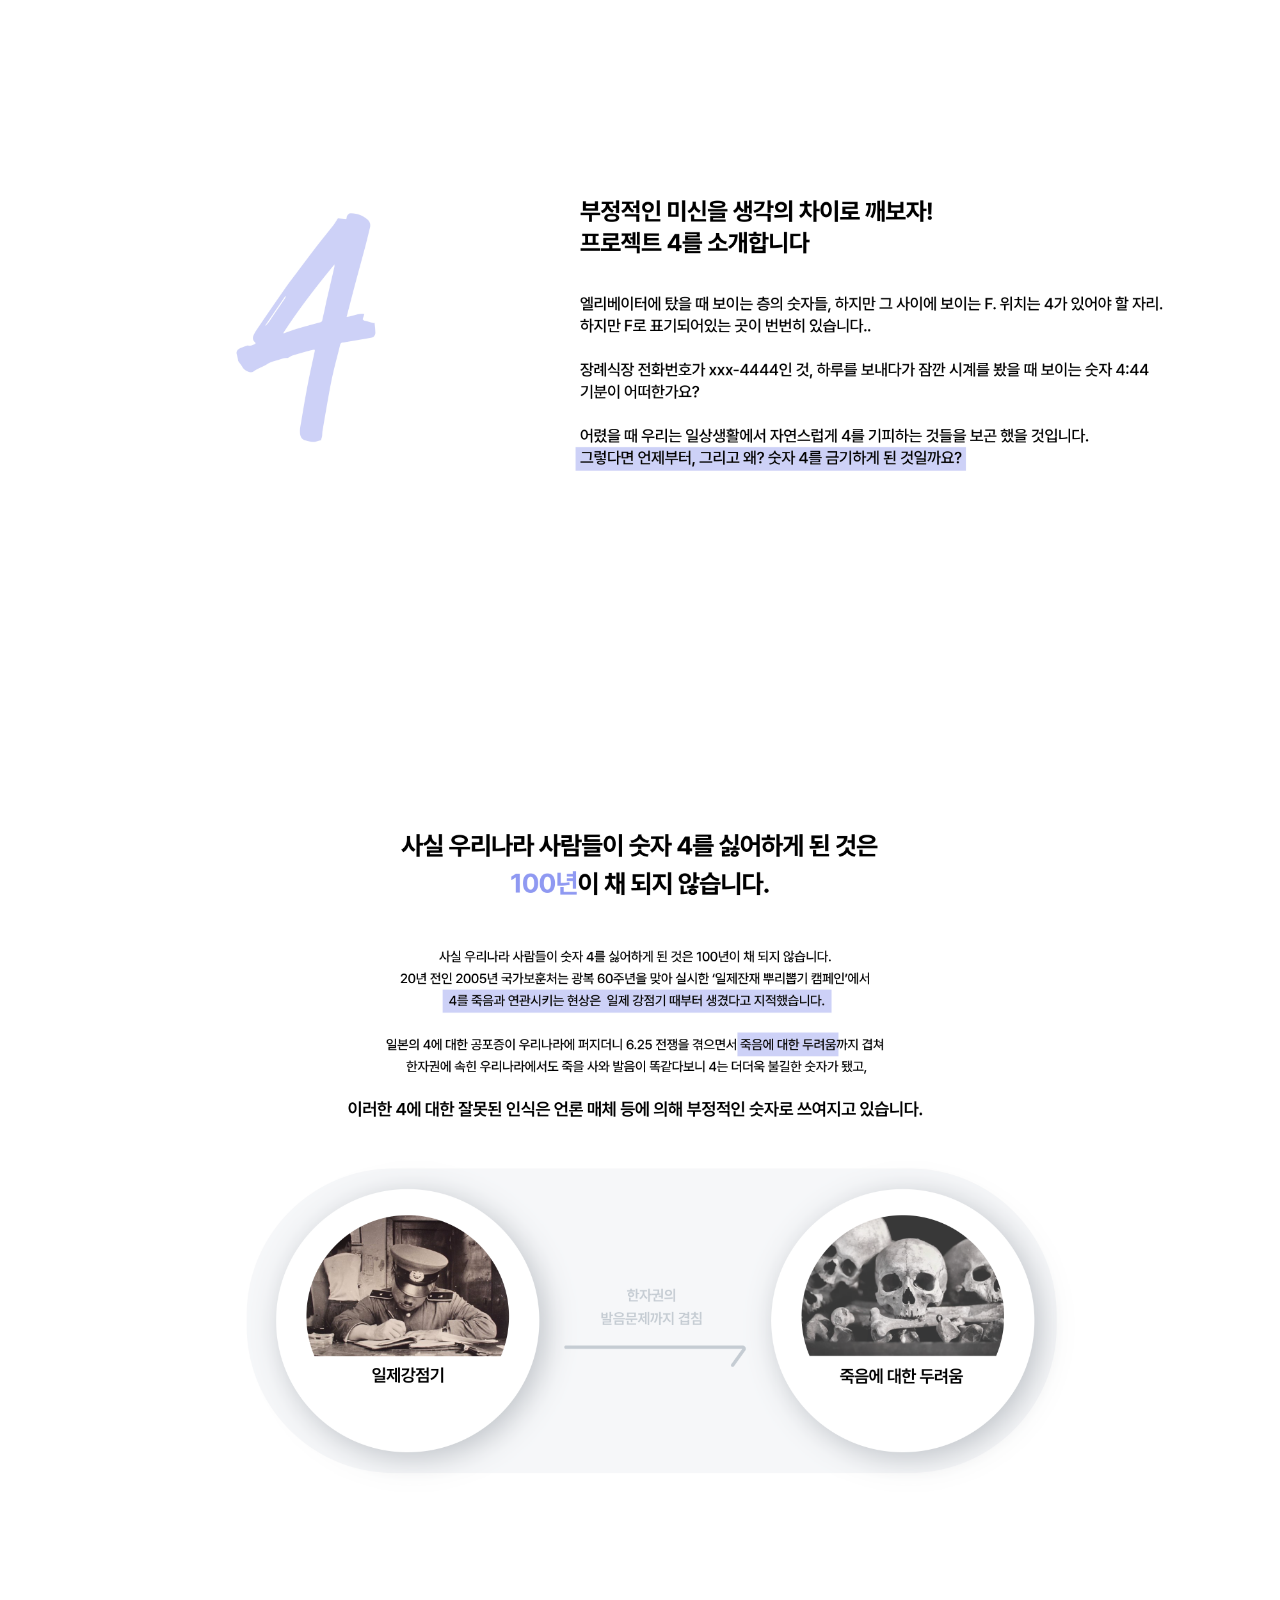
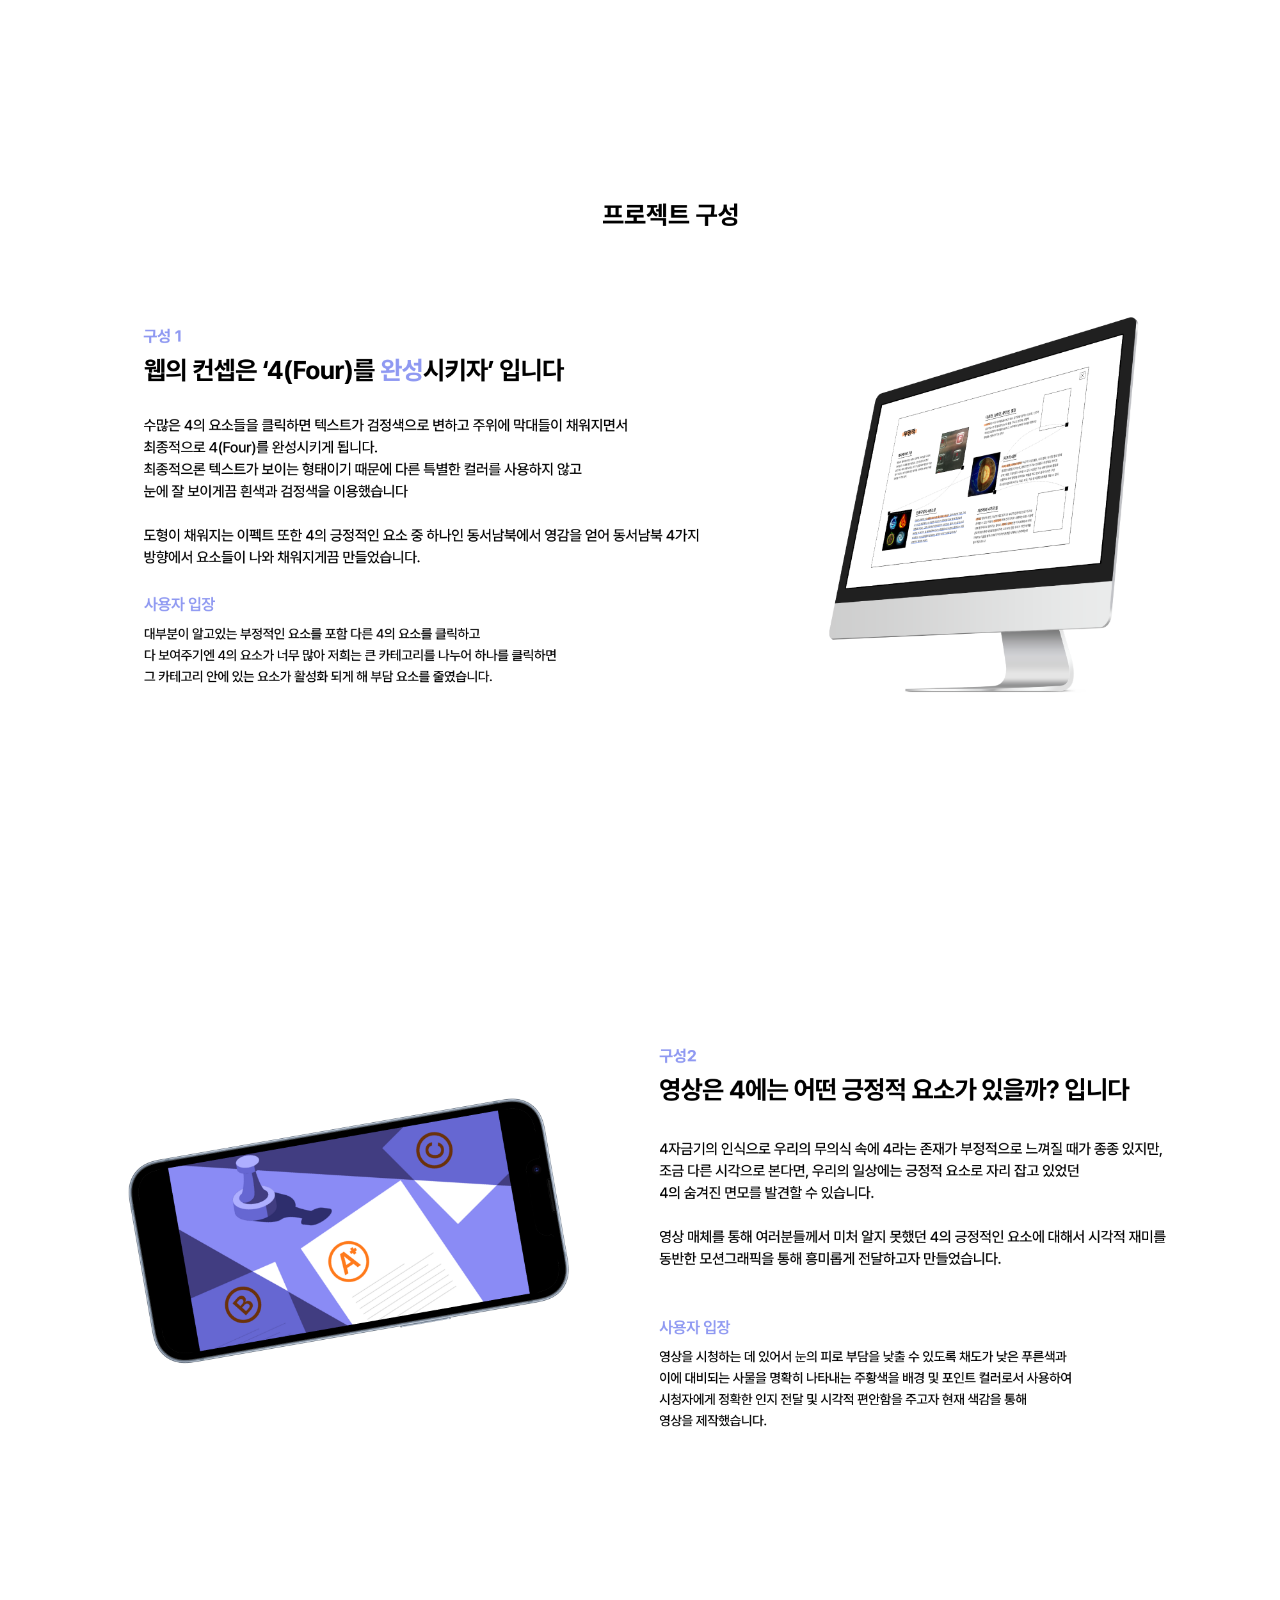
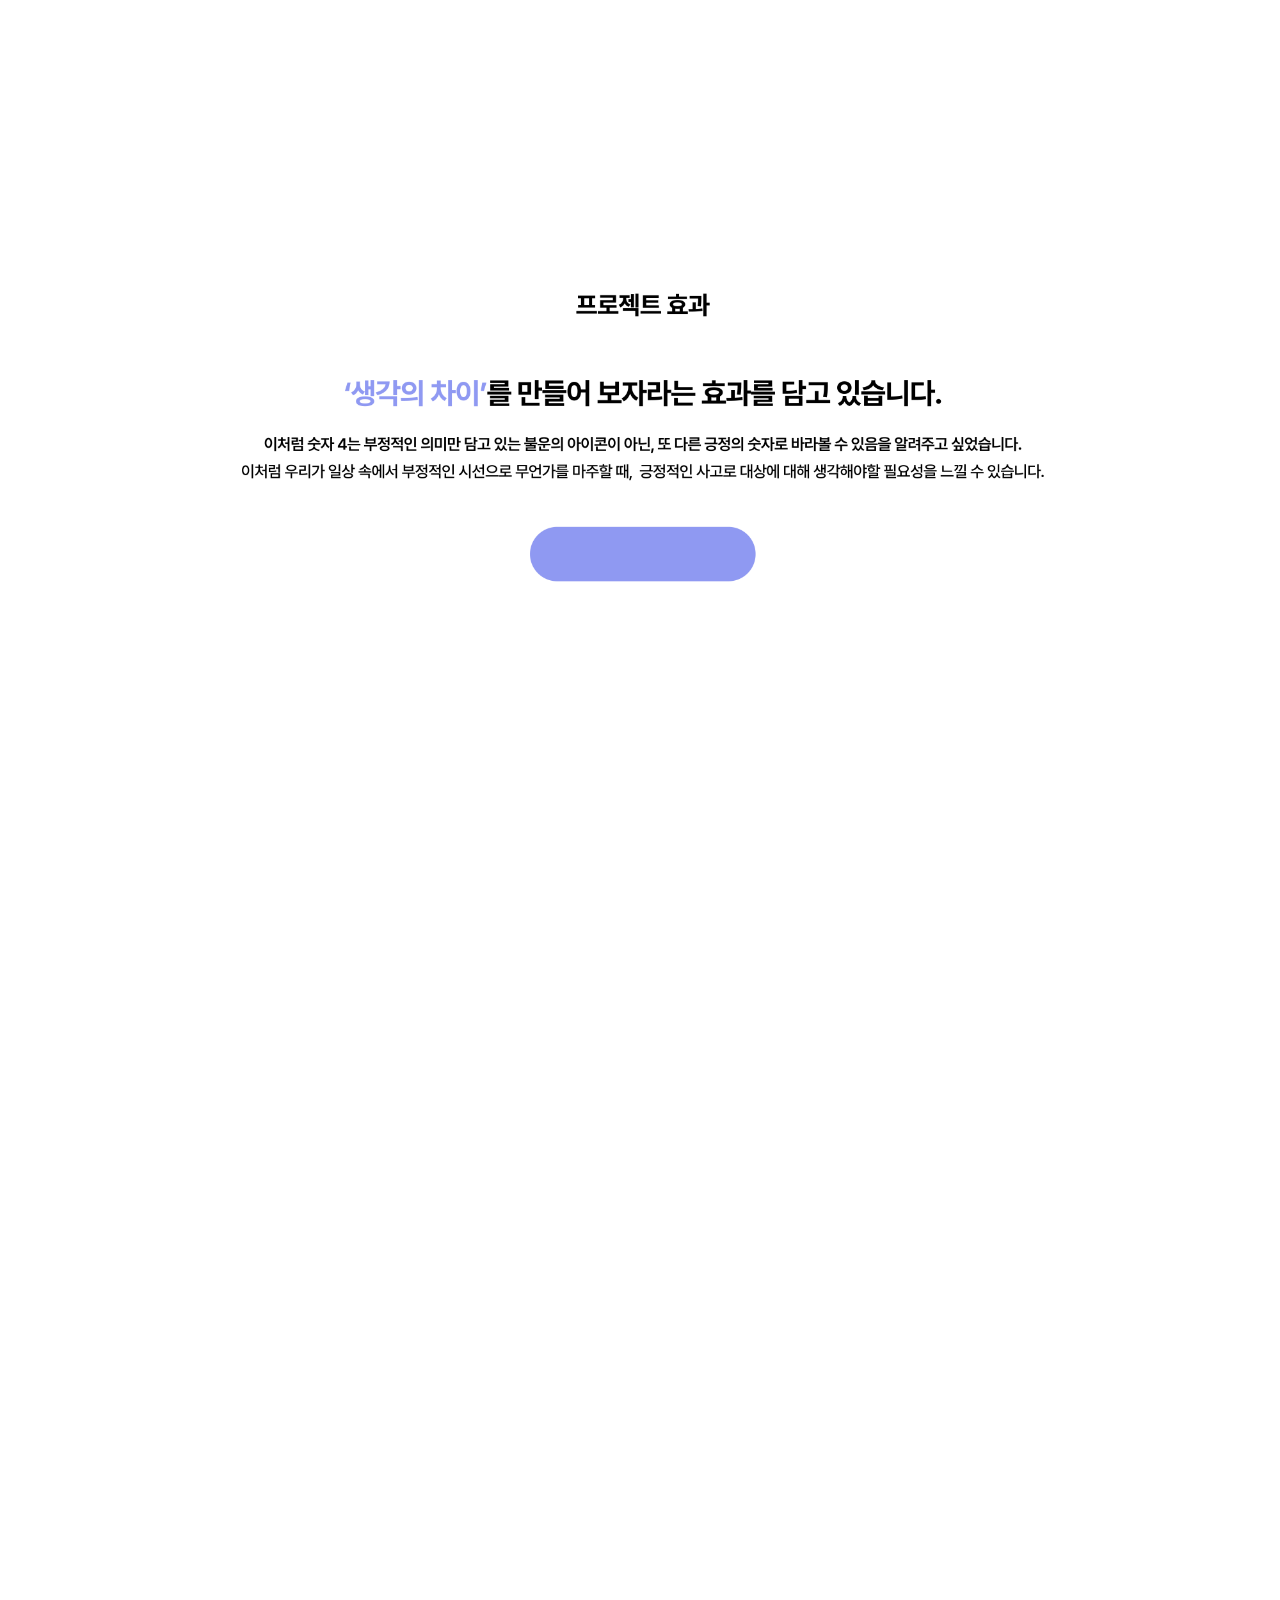
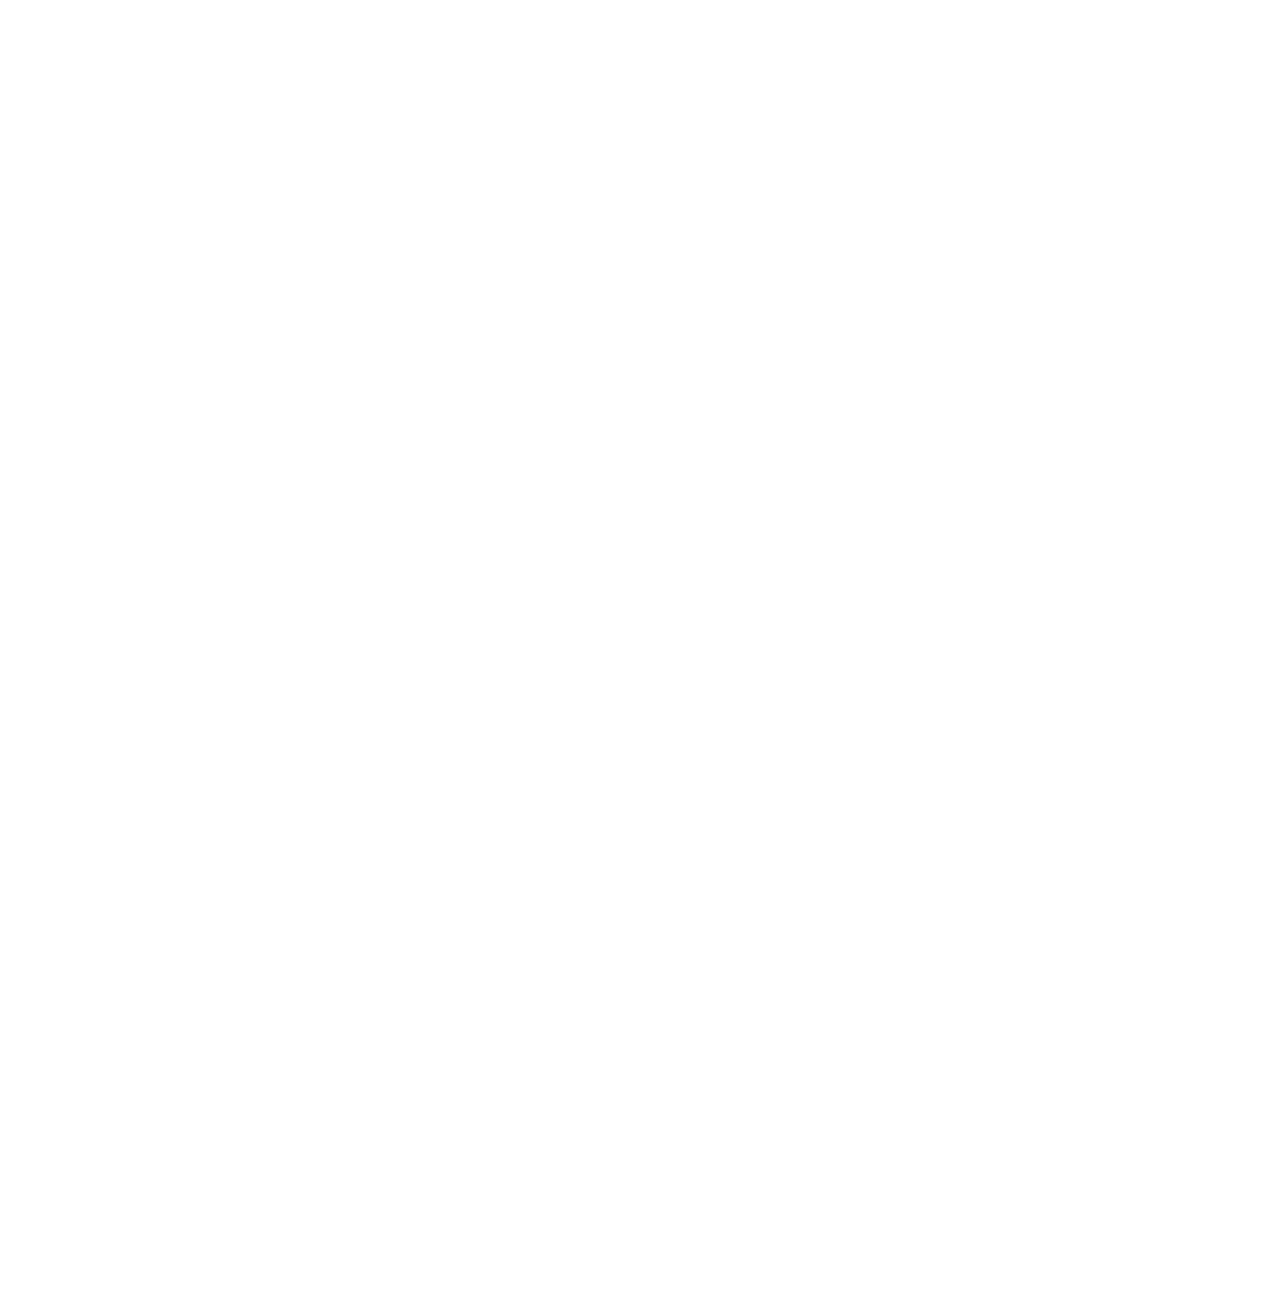
<file: about.html>
<!DOCTYPE html>
<html lang="en">
<head>
    <meta charset="UTF-8">
    <meta name="viewport" content="width=device-width, initial-scale=1.0">
    <title>Project 4</title>
    <link rel="stylesheet" href="/about_style.css">
</head>
<body>
    <div class="image-container">
        <img src="/aboutfinal.png" alt="">
        <a href="index.html" class="my-button">이동하기</a>
    </div>


</body>
</html>
</file>
<file: about_style.css>
*{
  margin: 0;


}


.image-container > img {
  position: absolute;
  width: 100%;

}



body, html {
  margin: 0;
  padding: 0;
  height: 100%;
}
/* 이미지를 화면에 꽉 차게 표시하도록 설정 */



#linkText a{
  text-decoration: none;
  color: #fff;
}



/* 버튼 스타일 */
.my-button {
  position: absolute;
  top: 610%; /* 버튼을 수직 중앙 정렬하기 위해 */
  left: 50%; /* 버튼을 수평 중앙 정렬하기 위해 */
  transform: translate(-50%, -50%);
  padding: 10px 20px;
  background-color: #007bff00; /* 버튼 배경색 */
  color: rgba(255, 255, 255, 0); /* 버튼 글자색 */
  border: none;
  width: 1000px;
  height: 1200px;
  border-radius: 5px;
  cursor: pointer;
}
</file>
